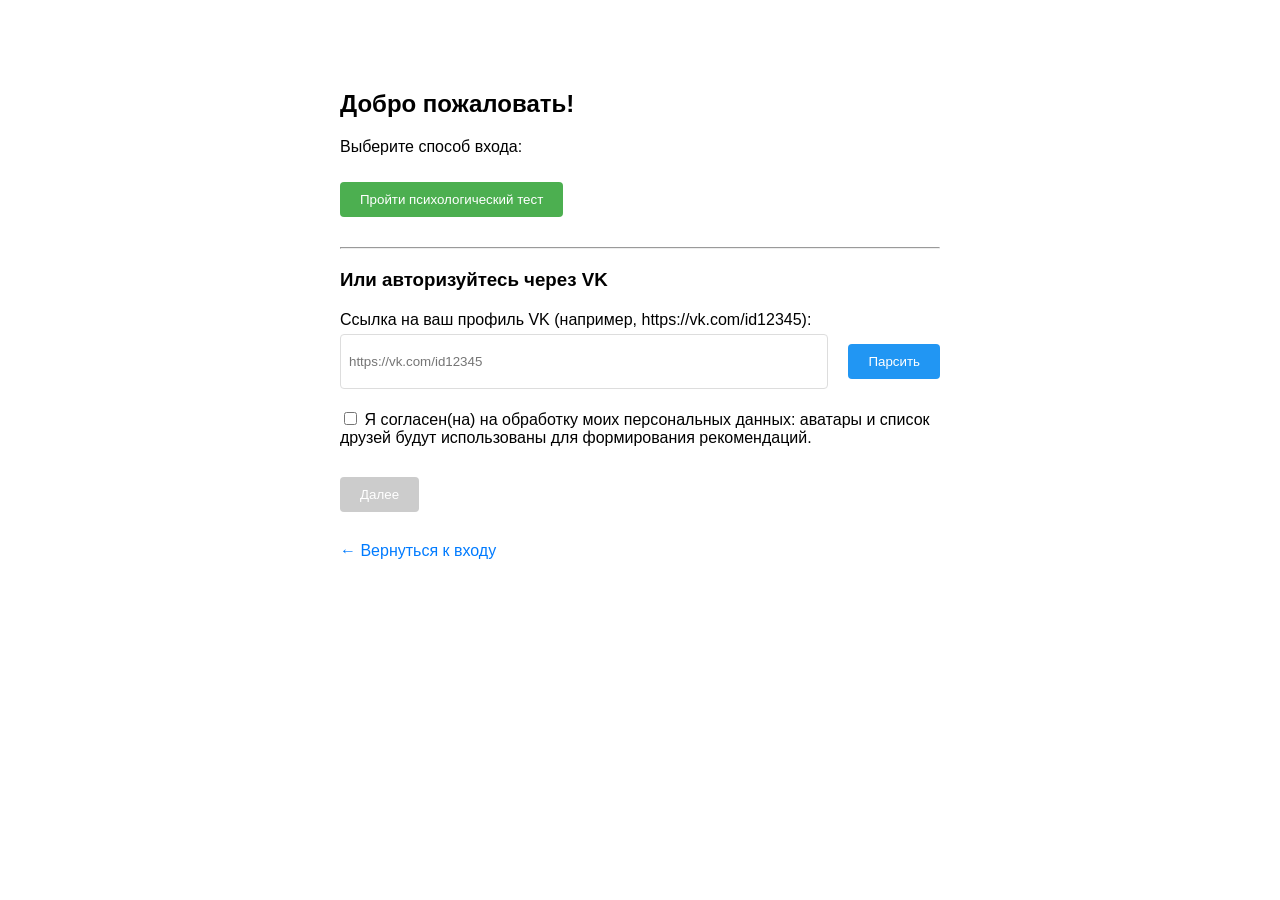
<file: static/auth_choice.html>
<!DOCTYPE html>
<html>
<head>
    <title>Выбор способа входа</title>
    <style>
        body {
            font-family: Arial, sans-serif;
            max-width: 600px;
            margin: 50px auto;
            padding: 20px;
        }
        .btn, .parse-btn, button[type="submit"] {
            background-color: #4CAF50;
            color: white;
            padding: 10px 20px;
            border: none;
            border-radius: 4px;
            cursor: pointer;
            margin: 10px 0;
        }
        .parse-btn {
            background-color: #2196F3;
            margin-left: 10px;
        }
        button:disabled {
            background-color: #cccccc;
            cursor: not-allowed;
        }
        .vk-input-group {
            margin: 20px 0;
        }
        .input-with-button {
            display: flex;
            gap: 10px;
            margin-top: 5px;
        }
        .input-with-button input {
            flex: 1;
            padding: 8px;
            border: 1px solid #ddd;
            border-radius: 4px;
        }
        .parse-status {
            display: flex;
            align-items: center;
            gap: 10px;
            padding: 10px;
            background-color: #f0f0f0;
            border-radius: 4px;
            margin: 10px 0;
        }
        .spinner {
            width: 20px;
            height: 20px;
            border: 3px solid #f3f3f3;
            border-top: 3px solid #2196F3;
            border-radius: 50%;
            animation: spin 1s linear infinite;
        }
        @keyframes spin {
            0% { transform: rotate(0deg); }
            100% { transform: rotate(360deg); }
        }
        .parse-result {
            margin: 10px 0;
            padding: 10px;
            border-radius: 4px;
        }
        .success {
            color: #155724;
            background-color: #d4edda;
            padding: 10px;
            border-radius: 4px;
        }
        .error {
            color: #721c24;
            background-color: #f8d7da;
            padding: 10px;
            border-radius: 4px;
        }
        hr {
            margin: 20px 0;
        }
        .back-link {
            display: inline-block;
            margin-top: 20px;
            color: #007bff;
            text-decoration: none;
        }
    </style>
</head>
<body>
    <h2>Добро пожаловать!</h2>
    <p>Выберите способ входа:</p>

    <button id="surveyBtn" class="btn">Пройти психологический тест</button>

    <hr>

    <h3>Или авторизуйтесь через VK</h3>
    
    <div class="vk-input-group">
        <label for="vkUrl">Ссылка на ваш профиль VK (например, https://vk.com/id12345):</label>
        <div class="input-with-button">
            <input type="url" id="vkUrl" name="vkUrl" placeholder="https://vk.com/id12345" required>
            <button type="button" id="parseVkBtn" class="parse-btn">Парсить</button>
        </div>
    </div>
    
    <div id="parseStatus" class="parse-status" style="display: none;">
        <div class="spinner"></div>
        <span>Парсинг данных...</span>
    </div>
    
    <div id="parseResult" class="parse-result" style="display: none;"></div>
    
    <label style="display: block; margin: 20px 0;">
        <input type="checkbox" id="consent" required>
        Я согласен(на) на обработку моих персональных данных: аватары и список друзей будут использованы для формирования рекомендаций.
    </label>

    <button type="button" id="submitVkBtn" class="btn" disabled>Далее</button>
    
    <br>
    <a href="/login" class="back-link">← Вернуться к входу</a>

    <script>
        // Получаем username из URL
        const username = window.location.pathname.split('/').pop();
        
        // Сохраняем в localStorage
        localStorage.setItem('username', username);
        localStorage.setItem('user_name', username);
        
        // Кнопка опроса
        document.getElementById('surveyBtn').addEventListener('click', function() {
            window.location.href = '/survey/' + username;
        });
        
        // Элементы для парсинга
        const parseBtn = document.getElementById('parseVkBtn');
        const vkUrlInput = document.getElementById('vkUrl');
        const parseStatus = document.getElementById('parseStatus');
        const parseResult = document.getElementById('parseResult');
        const submitBtn = document.getElementById('submitVkBtn');
        const consentCheckbox = document.getElementById('consent');
        
        // Переменная для хранения данных парсинга
        let parsedData = null;
        
        // Функция для проверки активности кнопки входа
        function checkSubmitButton() {
            if (consentCheckbox.checked && parsedData !== null) {
                submitBtn.disabled = false;
            } else {
                submitBtn.disabled = true;
            }
        }
        
        // Обработчик кнопки парсинга
        parseBtn.addEventListener('click', async function() {
            const vkUrl = vkUrlInput.value.trim();
            
            if (!vkUrl) {
                alert('Пожалуйста, введите ссылку на профиль VK');
                return;
            }
            
            // Показываем статус парсинга
            parseStatus.style.display = 'flex';
            parseResult.style.display = 'none';
            parseBtn.disabled = true;
            submitBtn.disabled = true;
            parsedData = null;
            
            try {
                console.log('Начинаем парсинг:', vkUrl);
                
                const response = await fetch('/api/vk_parse', {
                    method: 'POST',
                    headers: {
                        'Content-Type': 'application/json',
                    },
                    body: JSON.stringify({ 
                        vk_url: vkUrl,
                        consent: consentCheckbox.checked 
                    })
                });
                
                const data = await response.json();
                console.log('Ответ сервера:', data);
                
                if (response.ok && data.success) {
                    parsedData = data.data;
                    
                    parseResult.innerHTML = `
                        <div class="success">
                            ✓ Данные успешно обработаны!
                            <br>ID пользователя VK: ${data.data?.user_id || 'N/A'}
                            <br>Найдено фото: ${data.data?.pictures || 0}
                            <br>Друзей: ${data.data?.friends || 0}
                            <br>Лайков от друзей: ${data.data?.likes_pics_med || 0}
                        </div>
                    `;
                    parseResult.style.display = 'block';
                    
                    // Сохраняем данные в localStorage
                    localStorage.setItem('vk_user_id', data.data?.user_id);
                    localStorage.setItem('vk_pictures', data.data?.pictures);
                    localStorage.setItem('vk_friends', data.data?.friends);
                    localStorage.setItem('vk_likes_med', data.data?.likes_pics_med);
                    
                    checkSubmitButton();
                } else {
                    parseResult.innerHTML = `<div class="error">✗ Ошибка: ${data.error || 'Не удалось обработать данные'}</div>`;
                    parseResult.style.display = 'block';
                }
            } catch (error) {
                console.error('Ошибка:', error);
                parseResult.innerHTML = `<div class="error">✗ Ошибка соединения: ${error.message}</div>`;
                parseResult.style.display = 'block';
            } finally {
                parseStatus.style.display = 'none';
                parseBtn.disabled = false;
            }
        });
        
        // Отслеживаем изменение чекбокса
        consentCheckbox.addEventListener('change', checkSubmitButton);
        
        // Обработчик кнопки входа - редирект на страницу логина
        submitBtn.addEventListener('click', async function() {
            if (!consentCheckbox.checked) {
                alert('Необходимо дать согласие на обработку данных');
                return;
            }
            
            // Если парсинг еще не выполнен, запускаем его
            if (parsedData === null) {
                alert('Пожалуйста, нажмите кнопку "Парсить" для анализа вашего профиля VK');
                return;
            }
            
            // Отправляем данные на сервер для входа/регистрации
            try {
                submitBtn.disabled = true;
                submitBtn.textContent = 'Вход...';
 
                    // Сохраняем токен и данные пользователя
                    //localStorage.setItem('user_name', parsedData.username);
                    
                    // Редирект на страницу с логином (feed)
                    window.location.href = '/feed/' + localStorage.getItem('username');

            } catch (error) {
                console.error('Ошибка входа:', error);
                alert('Ошибка соединения при входе');
                submitBtn.disabled = false;
                submitBtn.textContent = 'Войти через VK';
                
            }
        });
    </script>
</body>
</html>
</file>
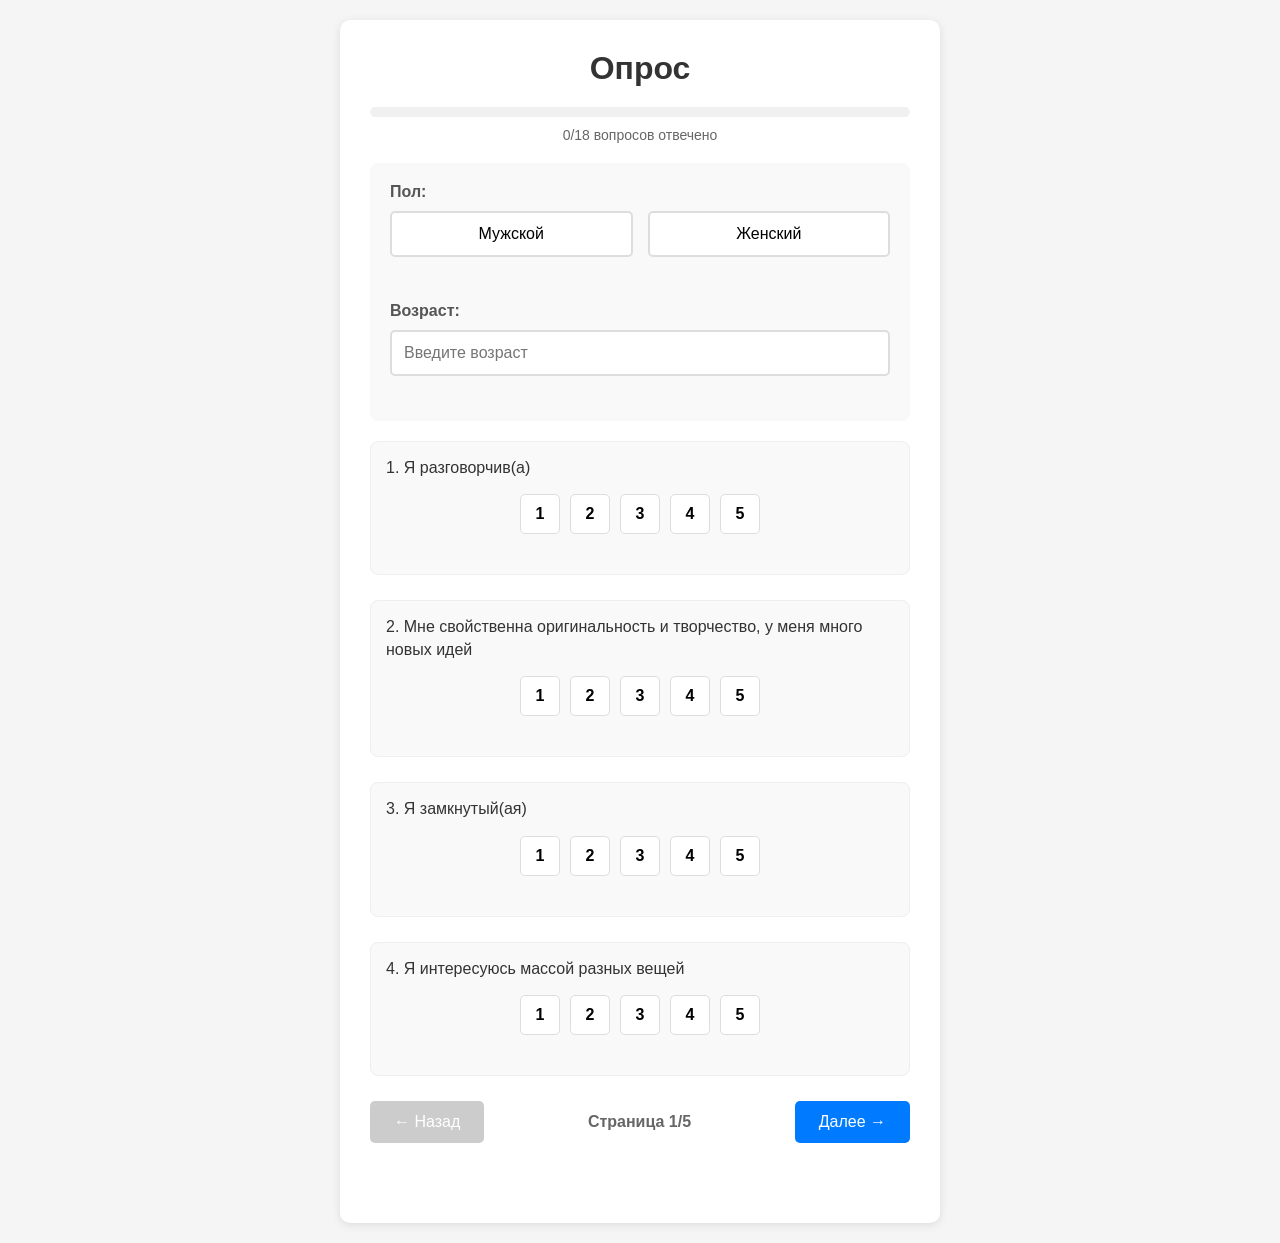
<file: static/survey.html>
<!DOCTYPE html>
<html lang="ru">
<head>
    <meta charset="UTF-8">
    <meta name="viewport" content="width=device-width, initial-scale=1.0">
    <title>Опросник с пагинацией</title>
    <link rel="stylesheet" href="\static\css\survey.css">
</head>
<body>
    <div class="container">
        <h1>Опрос</h1>
        
        <!-- Прогресс бар -->
        <div class="progress-container">
            <div class="progress-bar" id="progressBar"></div>
        </div>
        <div class="progress-text" id="progressText">0/44 вопросов</div>

        <form id="surveyForm">
            <!-- Блок с полом и возрастом (всегда видимый) -->
            <div class="fixed-section">
                <div class="form-group">
                    <label>Пол:</label>
                    <div class="gender-buttons">
                        <button type="button" class="gender-btn" data-gender="male">Мужской</button>
                        <button type="button" class="gender-btn" data-gender="female">Женский</button>
                    </div>
                    <div class="error" id="genderError"></div>
                </div>

                <div class="form-group">
                    <label for="age">Возраст:</label>
                    <input type="number" id="age" min="1" max="120" placeholder="Введите возраст">
                    <div class="error" id="ageError"></div>
                </div>
            </div>

            <!-- Контейнер для текущей страницы вопросов -->
            <div class="questions-section">
                <div id="questionsContainer"></div>
            </div>

            <!-- Навигация -->
            <div class="navigation-buttons">
                <button type="button" id="prevBtn" class="nav-btn" disabled>← Назад</button>
                <span class="page-indicator" id="pageIndicator">Страница 1/11</span>
                <button type="button" id="nextBtn" class="nav-btn">Далее →</button>
            </div>

            <!-- Кнопка отправки (изначально скрыта) -->
            <button type="submit" id="submitBtn" class="submit-btn hidden">Отправить ответы</button>
        </form>
        
        <div id="result"></div>
    </div>

    <script src="\static\js\survey.js"></script>
</body>
</html>
</file>
